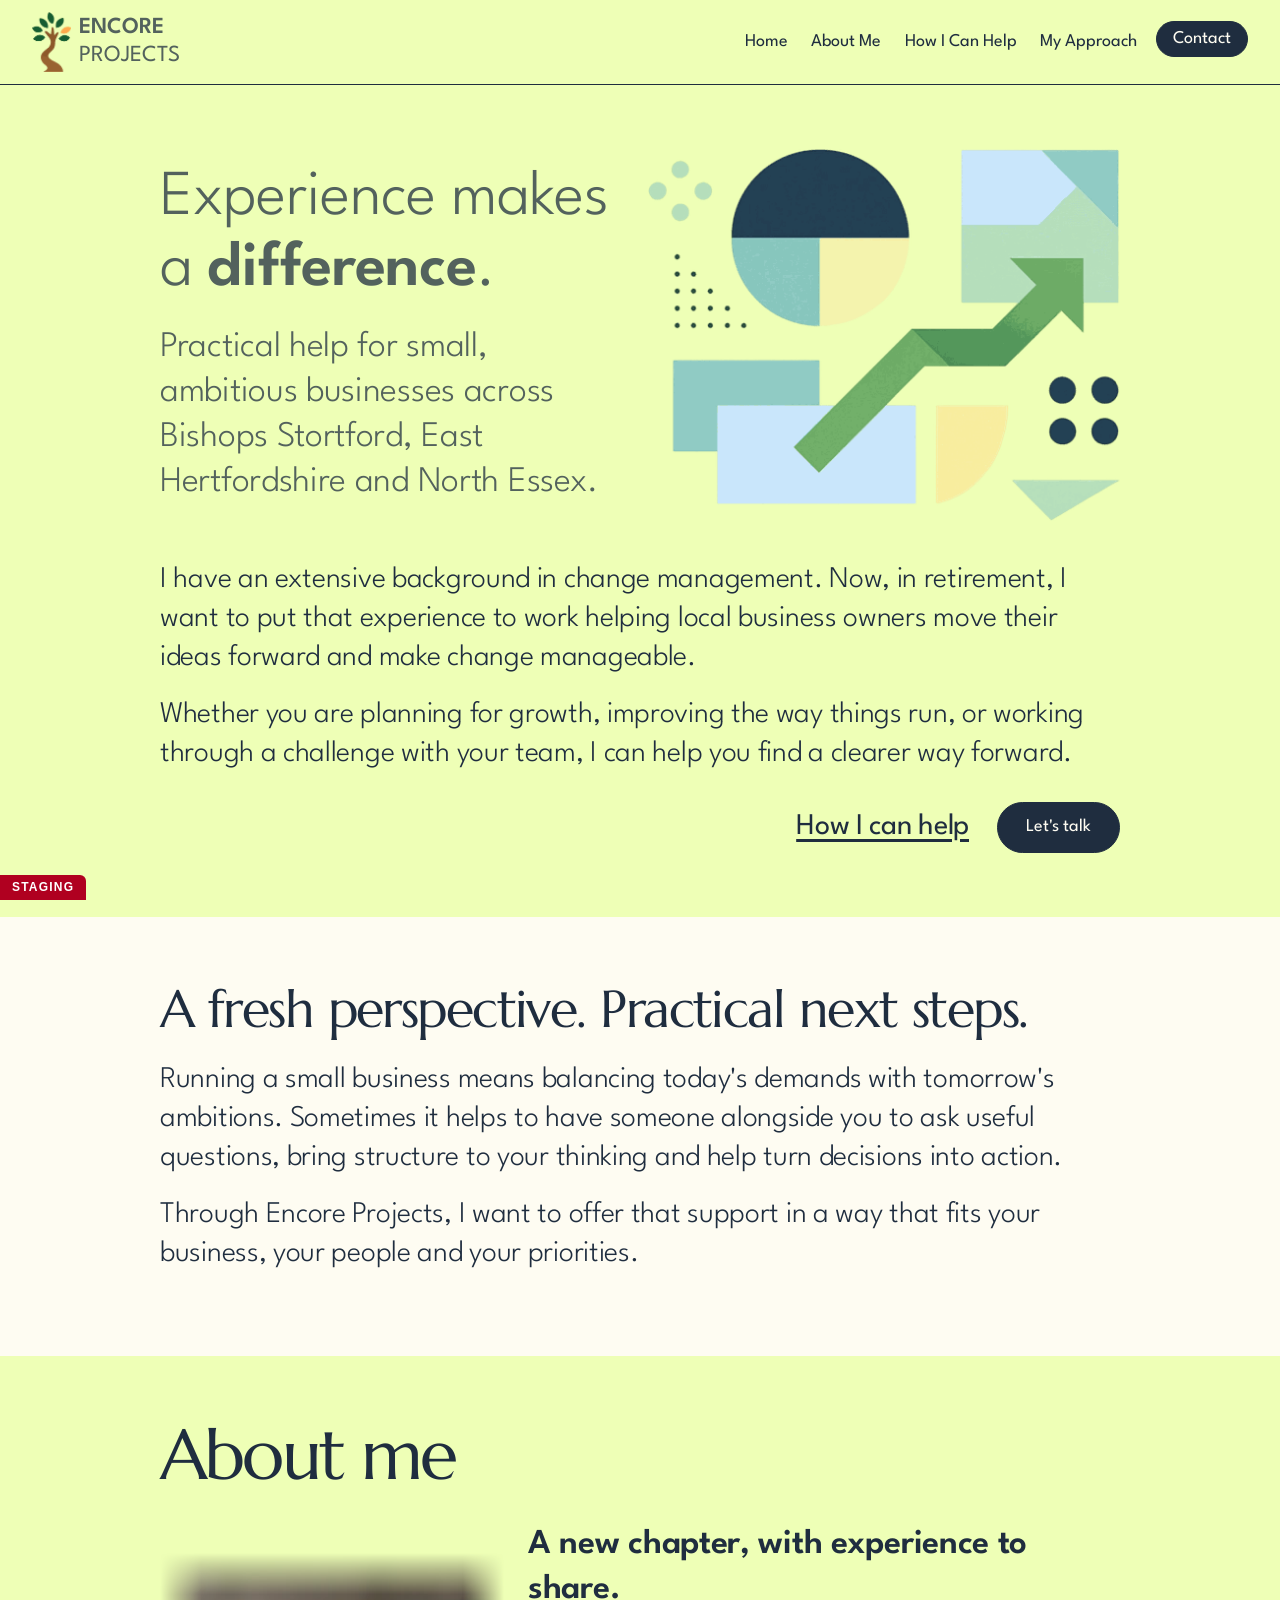
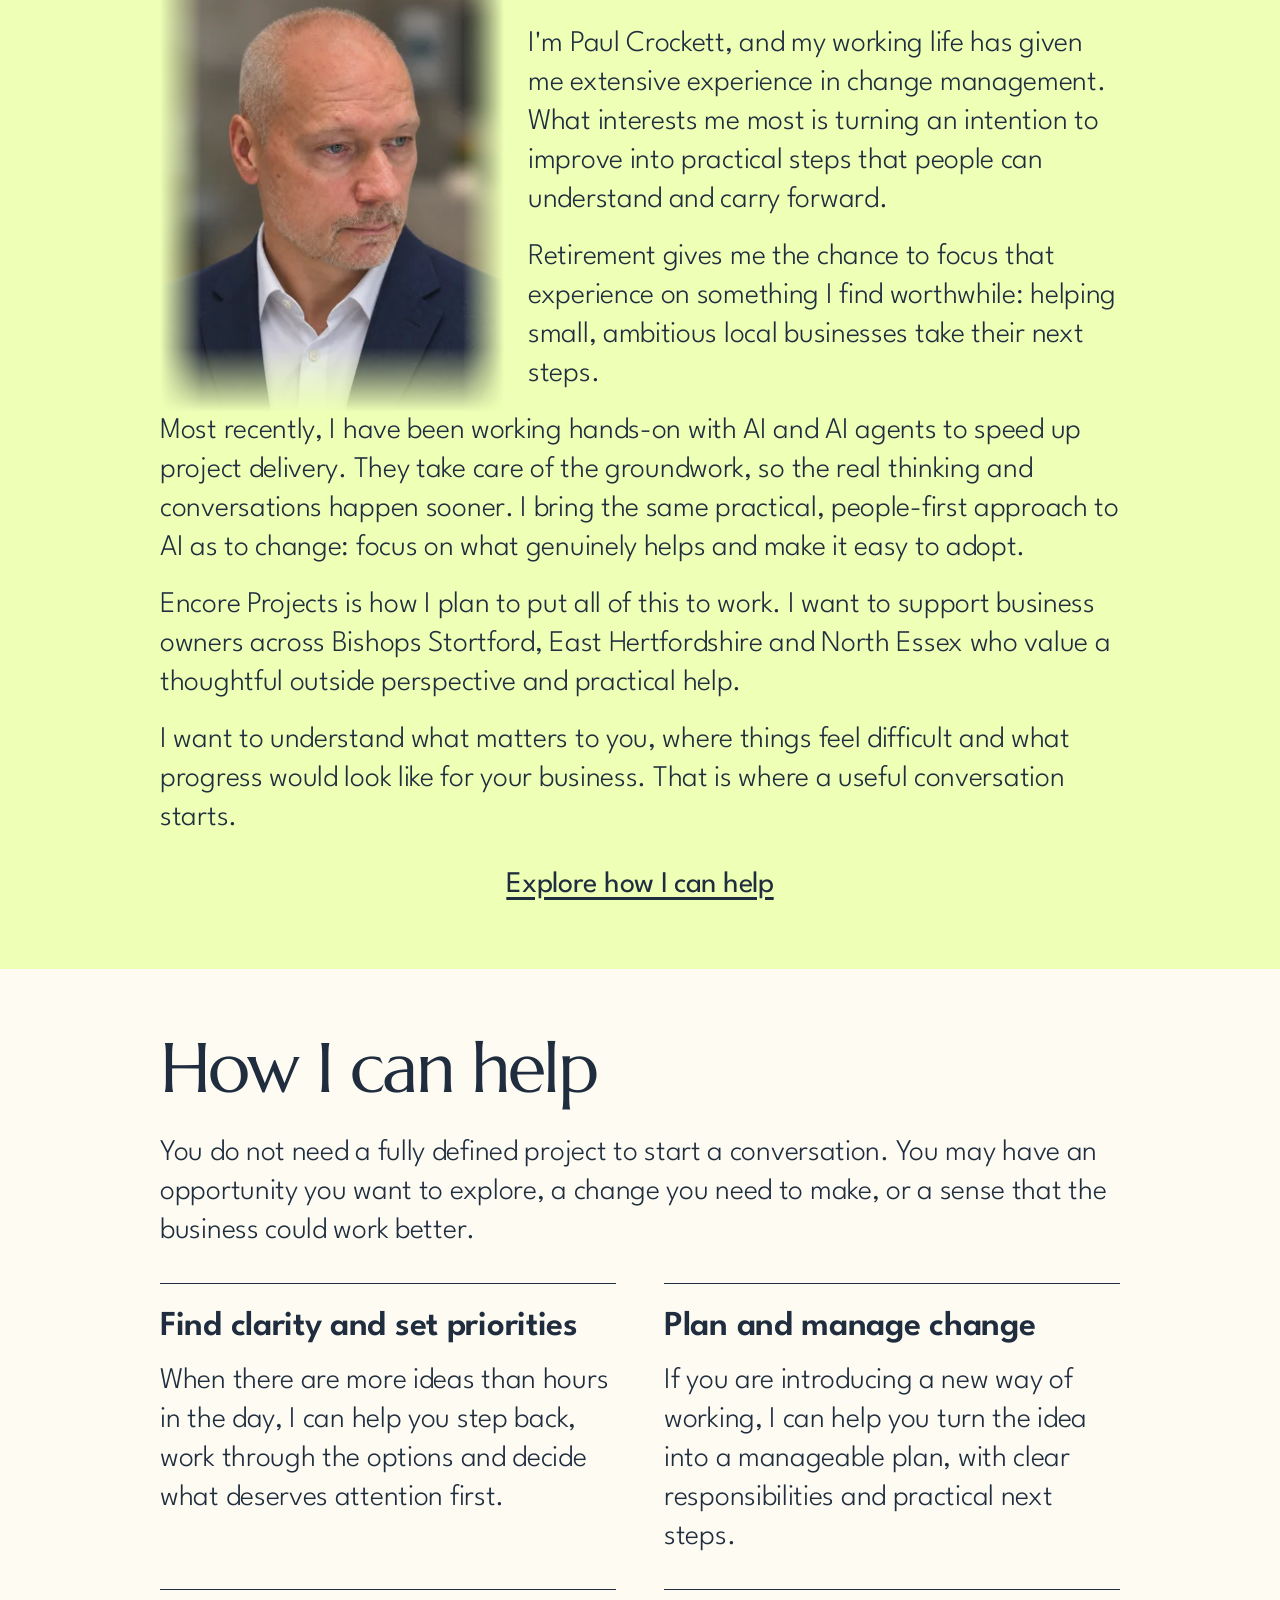
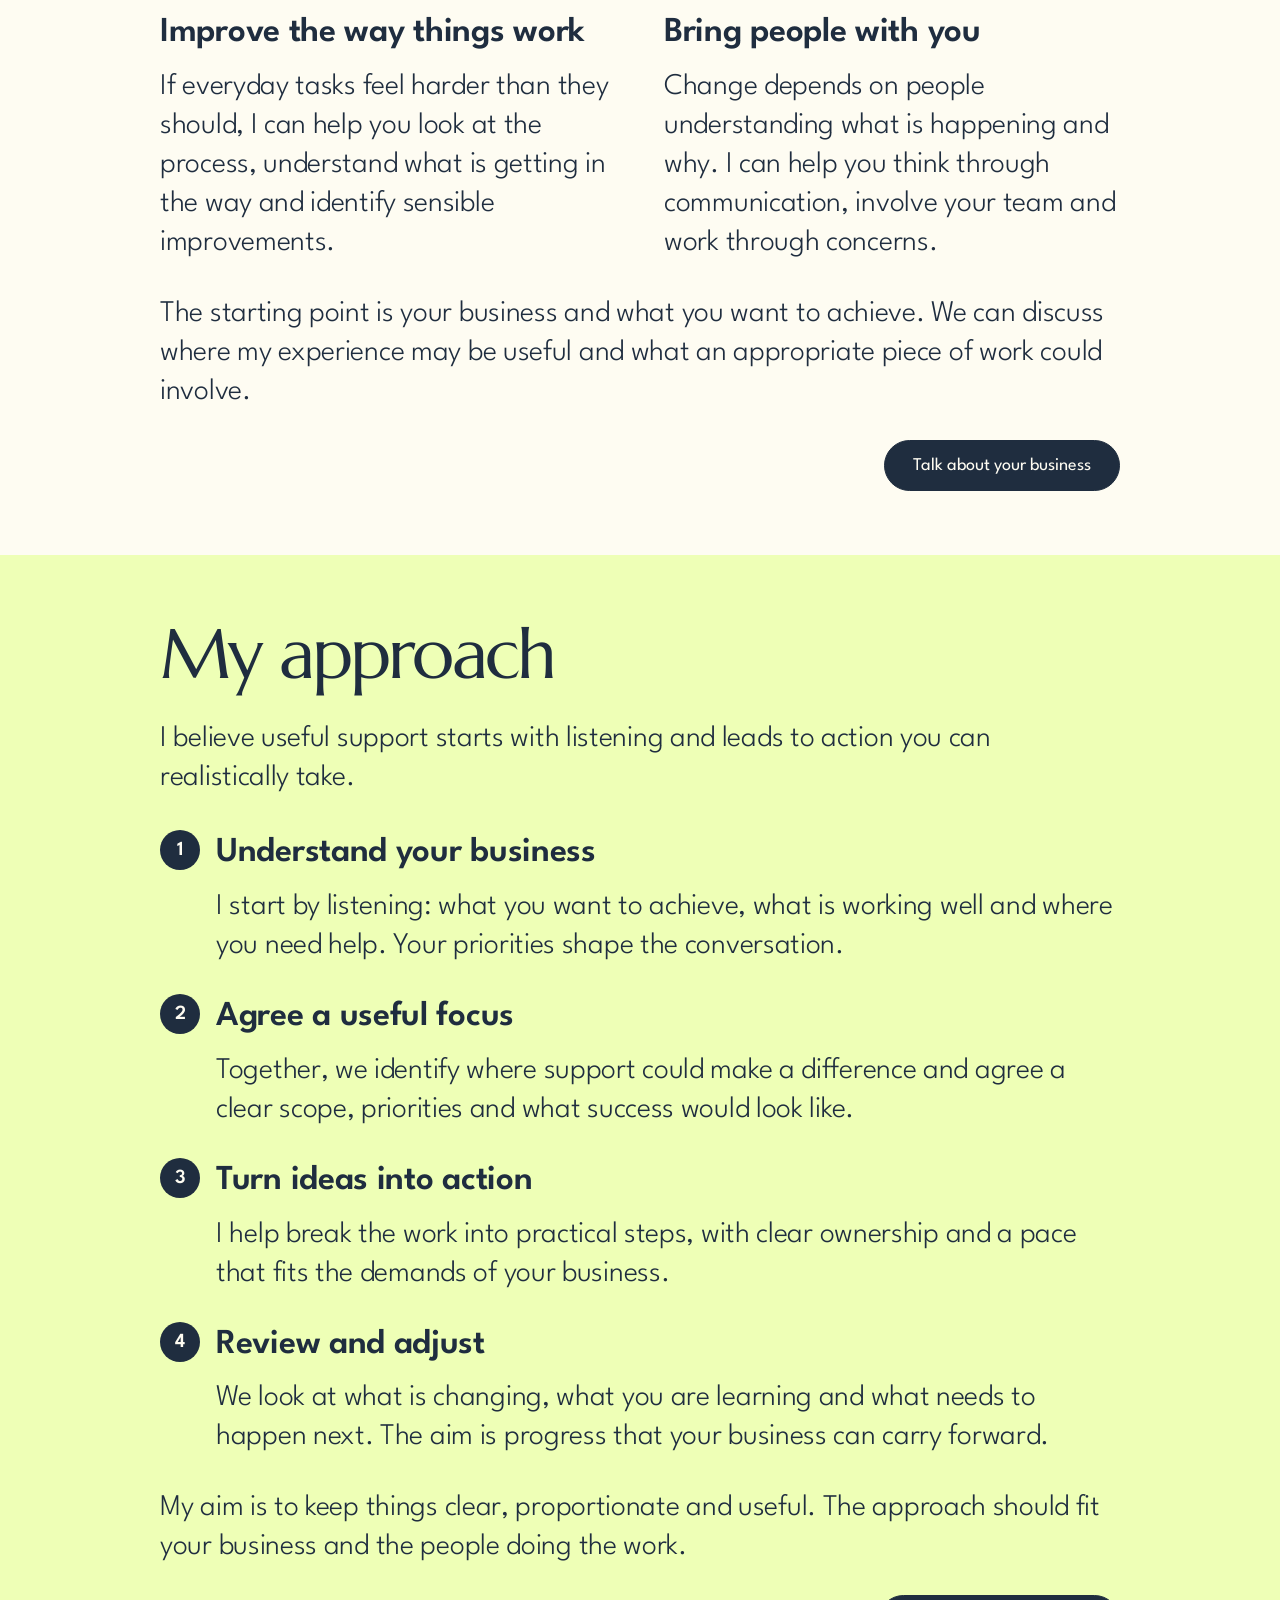
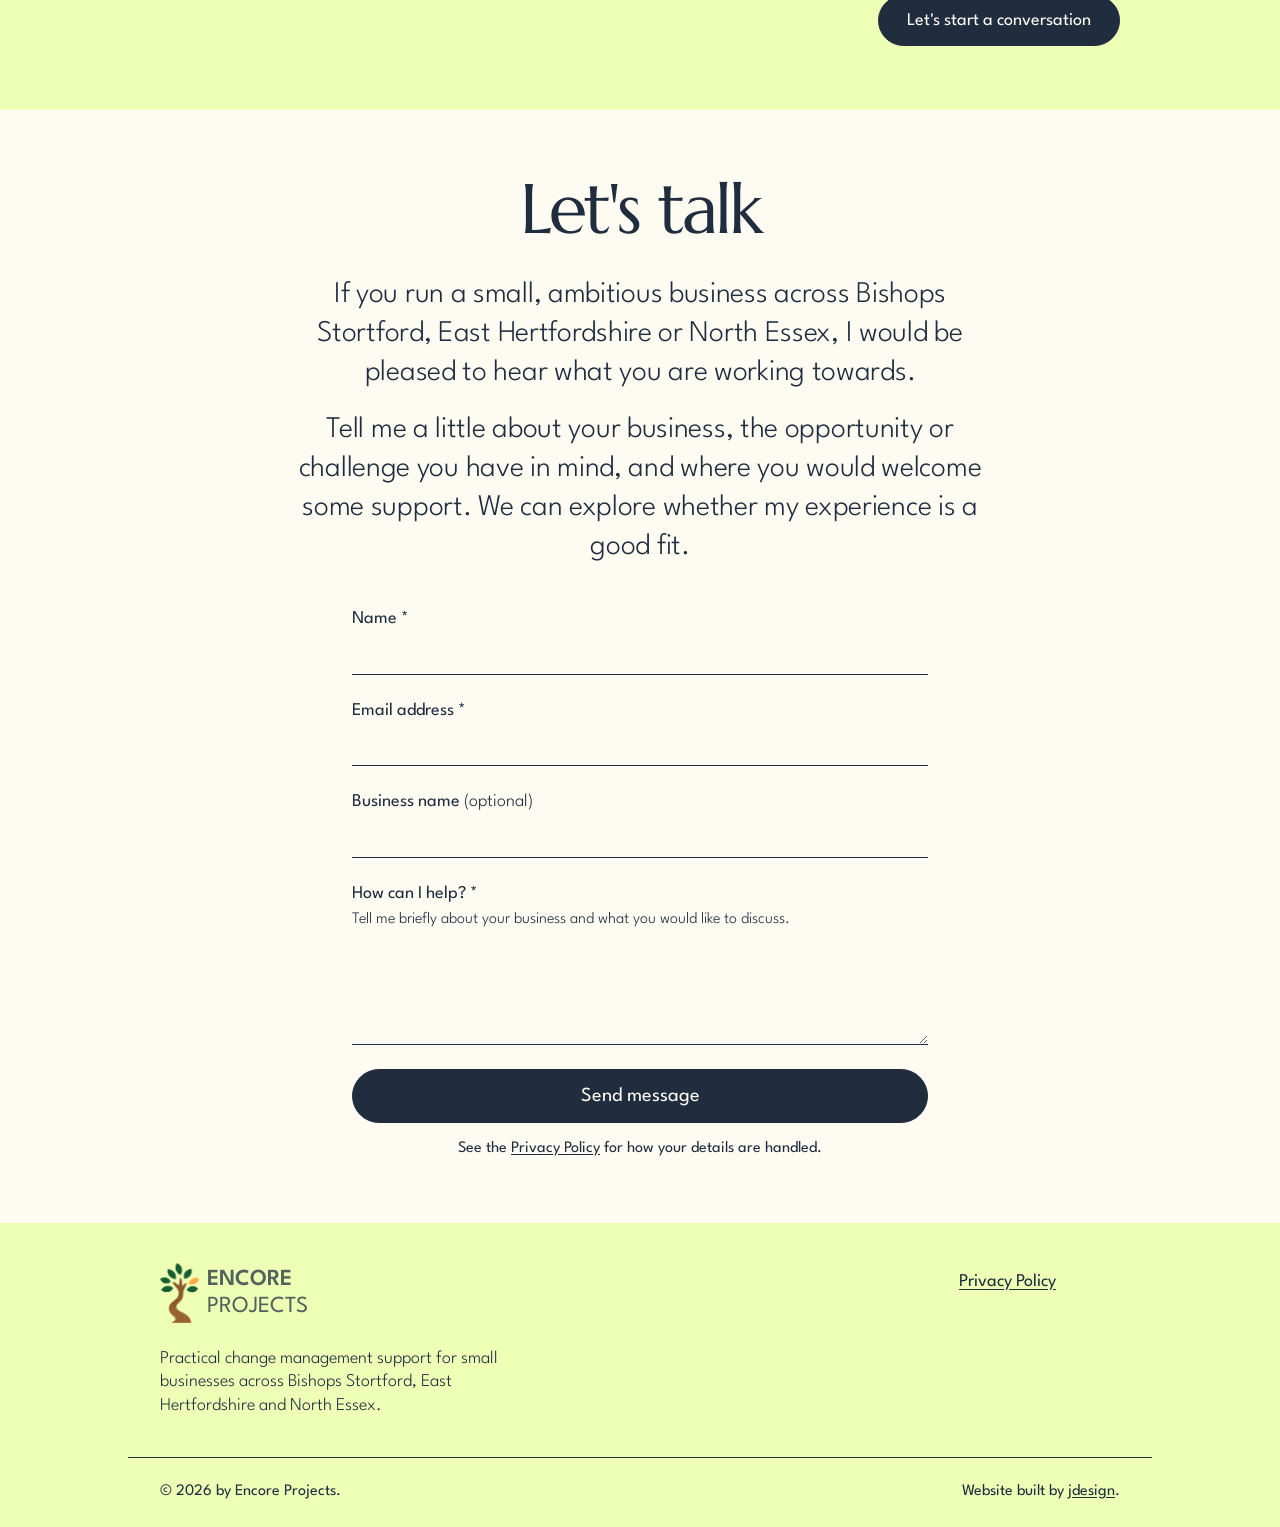
<file: index.html>
<!DOCTYPE html>
<html lang="en-GB">
<head>
  <meta name="robots" content="noindex, nofollow">
  <meta charset="utf-8">
  <meta name="viewport" content="width=device-width, initial-scale=1">
  <title>Encore Projects | Small Business Support in Hertfordshire</title>
  <meta name="description" content="Practical change management support for small, ambitious businesses across Bishops Stortford, East Hertfordshire and North Essex. Experience makes a difference.">
  <link rel="canonical" href="https://encoreprojects.co.uk/">

  <!-- Open Graph (link previews). These URLs must be absolute, so they always point at the live site. -->
  <meta property="og:type" content="website">
  <meta property="og:site_name" content="Encore Projects">
  <meta property="og:title" content="Encore Projects | Small Business Support in Hertfordshire">
  <meta property="og:description" content="Practical change management support for small, ambitious businesses across Bishops Stortford, East Hertfordshire and North Essex. Experience makes a difference.">
  <meta property="og:url" content="https://encoreprojects.co.uk/">
  <meta property="og:image" content="https://encoreprojects.co.uk/assets/img/og-image.jpg">
  <meta property="og:image:width" content="1200">
  <meta property="og:image:height" content="630">
  <meta property="og:image:alt" content="Encore Projects: Experience makes a difference.">
  <meta property="og:locale" content="en_GB">
  <meta name="twitter:card" content="summary_large_image">

  <link rel="icon" href="favicon.ico" sizes="48x48">
  <link rel="icon" href="assets/img/favicon-192.png" type="image/png" sizes="192x192">
  <link rel="apple-touch-icon" href="assets/img/apple-touch-icon.png">
  <meta name="theme-color" content="#eeffb6">

  <link rel="preload" href="assets/fonts/league-spartan-variable.woff2" as="font" type="font/woff2" crossorigin>
  <link rel="preload" href="assets/fonts/marcellus-400.woff2" as="font" type="font/woff2" crossorigin>
  <link rel="stylesheet" href="assets/css/styles.css">
</head>
<body>
  <div id="staging-banner" style="position:fixed;left:0;bottom:0;z-index:9999;padding:4px 12px;background:#b00020;color:#fff;font:700 12px/1.4 Arial,sans-serif;letter-spacing:.1em;border-top-right-radius:6px;pointer-events:none">STAGING</div>
  <a class="skip-link" href="#main">Skip to main content</a>

  <!-- ======================= HEADER ======================= -->
  <header class="site-header">
    <div class="header-inner">
      <a class="brand" href="#home" aria-label="Encore Projects, Home">
        <img src="assets/img/logo-tree-80.png" srcset="assets/img/logo-tree-80.png 1x, assets/img/logo-tree-160.png 2x" width="39" height="60" alt="">
        <span class="brand-name"><strong>ENCORE</strong> PROJECTS</span>
      </a>
      <nav aria-label="Site">
        <ul class="nav-list">
          <li><a href="#home">Home</a></li>
          <li><a href="#about-me">About Me</a></li>
          <li><a href="#how-i-can-help">How I Can Help</a></li>
          <li><a href="#my-approach">My Approach</a></li>
          <!-- When the Testimonials section is switched back on, add:
               <li><a href="#testimonials">Testimonials</a></li> -->
          <li><a class="nav-cta" href="#contact">Contact</a></li>
        </ul>
      </nav>
    </div>
  </header>

  <main id="main">

    <!-- ======================= HOME (HERO) ======================= -->
    <section id="home" class="section section--lime hero">
      <div class="container">
        <div class="hero-top">
          <div class="hero-heading">
            <h1>Experience makes a <strong>difference</strong>.</h1>
            <p class="hero-sub">Practical help for small, ambitious businesses across Bishops Stortford, East Hertfordshire and North Essex.</p>
          </div>
          <img class="hero-art" src="assets/img/hero-art-480.png" srcset="assets/img/hero-art-480.png 480w, assets/img/hero-art-960.png 960w" sizes="(min-width: 48rem) 473px, 90vw" width="480" height="378" alt="">
        </div>
        <p>I have an extensive background in change management. Now, in retirement, I want to put that experience to work helping local business owners move their ideas forward and make change manageable.</p>
        <p>Whether you are planning for growth, improving the way things run, or working through a challenge with your team, I can help you find a clearer way forward.</p>
        <p class="actions actions--end">
          <a class="text-link" href="#how-i-can-help">How I can help</a>
          <a class="button" href="#contact">Let's talk</a>
        </p>
      </div>
    </section>

    <!-- ======================= HOME (SUPPORTING SECTION) ======================= -->
    <section class="section section--cream" aria-labelledby="fresh-perspective">
      <div class="container">
        <h2 id="fresh-perspective" class="h2--long">A fresh perspective. Practical next steps.</h2>
        <p>Running a small business means balancing today's demands with tomorrow's ambitions. Sometimes it helps to have someone alongside you to ask useful questions, bring structure to your thinking and help turn decisions into action.</p>
        <p>Through Encore Projects, I want to offer that support in a way that fits your business, your people and your priorities.</p>
      </div>
    </section>

    <!-- ======================= ABOUT ME ======================= -->
    <section id="about-me" class="section section--lime">
      <div class="container">
        <h2>About me</h2>
        <div class="about-top">
          <img class="about-portrait" src="assets/img/paul-crockett-360.webp" srcset="assets/img/paul-crockett-360.webp 360w, assets/img/paul-crockett-720.webp 720w" sizes="(min-width: 48rem) 344px, 70vw" width="360" height="480" loading="lazy" alt="Paul Crockett">
          <div>
            <h3>A new chapter, with experience to share.</h3>
            <p>I'm Paul Crockett, and my working life has given me extensive experience in change management. What interests me most is turning an intention to improve into practical steps that people can understand and carry forward.</p>
            <p>Retirement gives me the chance to focus that experience on something I find worthwhile: helping small, ambitious local businesses take their next steps.</p>
          </div>
        </div>
        <p>Most recently, I have been working hands-on with AI and AI agents to speed up project delivery. They take care of the groundwork, so the real thinking and conversations happen sooner. I bring the same practical, people-first approach to AI as to change: focus on what genuinely helps and make it easy to adopt.</p>
        <p>Encore Projects is how I plan to put all of this to work. I want to support business owners across Bishops Stortford, East Hertfordshire and North Essex who value a thoughtful outside perspective and practical help.</p>
        <p>I want to understand what matters to you, where things feel difficult and what progress would look like for your business. That is where a useful conversation starts.</p>
        <p class="actions"><a class="text-link" href="#how-i-can-help">Explore how I can help</a></p>
      </div>
    </section>

    <!-- ======================= HOW I CAN HELP ======================= -->
    <section id="how-i-can-help" class="section section--cream">
      <div class="container">
        <h2>How I can help</h2>
        <p>You do not need a fully defined project to start a conversation. You may have an opportunity you want to explore, a change you need to make, or a sense that the business could work better.</p>
        <ul class="help-list">
          <li>
            <h3>Find clarity and set priorities</h3>
            <p>When there are more ideas than hours in the day, I can help you step back, work through the options and decide what deserves attention first.</p>
          </li>
          <li>
            <h3>Plan and manage change</h3>
            <p>If you are introducing a new way of working, I can help you turn the idea into a manageable plan, with clear responsibilities and practical next steps.</p>
          </li>
          <li>
            <h3>Improve the way things work</h3>
            <p>If everyday tasks feel harder than they should, I can help you look at the process, understand what is getting in the way and identify sensible improvements.</p>
          </li>
          <li>
            <h3>Bring people with you</h3>
            <p>Change depends on people understanding what is happening and why. I can help you think through communication, involve your team and work through concerns.</p>
          </li>
        </ul>
        <p>The starting point is your business and what you want to achieve. We can discuss where my experience may be useful and what an appropriate piece of work could involve.</p>
        <p class="actions actions--end"><a class="button" href="#contact">Talk about your business</a></p>
      </div>
    </section>

    <!-- ======================= MY APPROACH ======================= -->
    <section id="my-approach" class="section section--lime">
      <div class="container">
        <h2>My approach</h2>
        <p>I believe useful support starts with listening and leads to action you can realistically take.</p>
        <ol class="steps">
          <li>
            <h3>Understand your business</h3>
            <p>I start by listening: what you want to achieve, what is working well and where you need help. Your priorities shape the conversation.</p>
          </li>
          <li>
            <h3>Agree a useful focus</h3>
            <p>Together, we identify where support could make a difference and agree a clear scope, priorities and what success would look like.</p>
          </li>
          <li>
            <h3>Turn ideas into action</h3>
            <p>I help break the work into practical steps, with clear ownership and a pace that fits the demands of your business.</p>
          </li>
          <li>
            <h3>Review and adjust</h3>
            <p>We look at what is changing, what you are learning and what needs to happen next. The aim is progress that your business can carry forward.</p>
          </li>
        </ol>
        <p>My aim is to keep things clear, proportionate and useful. The approach should fit your business and the people doing the work.</p>
        <p class="actions actions--end"><a class="button" href="#contact">Let's start a conversation</a></p>
      </div>
    </section>

    <!-- ======================= TESTIMONIALS (HIDDEN) =======================
         TODO: The Wix site only had template filler testimonials (the ones
         mentioning "A. Oliveira"), so this whole section is commented out.
         When real testimonials exist:
           1. Replace the TODO name/quote below (copy one <li>...</li> block per testimonial).
           2. Delete the whole "TESTIMONIALS-START" line and the whole "TESTIMONIALS-END" line
              so the section is no longer inside a comment.
           3. Un-comment the Testimonials link in the header nav.
         See AGENTS.md, "How to add a testimonial". -->

    <!-- TESTIMONIALS-START (delete this whole line to show the section)
    <section id="testimonials" class="section section--sage">
      <div class="container">
        <h2>Testimonials</h2>
        <p class="eyebrow">Client Stories</p>
        <p class="testimonials-intro">TODO: One-line introduction, written in the first person.</p>
        <ul class="testimonial-list">
          <li class="testimonial">
            <p class="testimonial-name">TODO: Client name</p>
            <blockquote>"TODO: Real client quote."</blockquote>
          </li>
        </ul>
      </div>
    </section>
    TESTIMONIALS-END (delete this whole line to show the section) -->

    <!-- ======================= CONTACT ======================= -->
    <section id="contact" class="section section--cream contact">
      <div class="container">
        <h2>Let's talk</h2>
        <p>If you run a small, ambitious business across Bishops Stortford, East Hertfordshire or North Essex, I would be pleased to hear what you are working towards.</p>
        <p>Tell me a little about your business, the opportunity or challenge you have in mind, and where you would welcome some support. We can explore whether my experience is a good fit.</p>

        <form id="contact-form" class="contact-form" action="https://formspree.io/f/xljbbpjo" method="POST">
          <div class="field">
            <label for="name">Name <span aria-hidden="true">*</span></label>
            <input id="name" name="name" type="text" autocomplete="name" required>
          </div>
          <div class="field">
            <label for="email">Email address <span aria-hidden="true">*</span></label>
            <input id="email" name="email" type="email" autocomplete="email" required>
          </div>
          <div class="field">
            <label for="business">Business name <span class="optional">(optional)</span></label>
            <input id="business" name="business" type="text" autocomplete="organization">
          </div>
          <div class="field">
            <label for="message">How can I help? <span aria-hidden="true">*</span></label>
            <p id="message-hint" class="field-hint">Tell me briefly about your business and what you would like to discuss.</p>
            <textarea id="message" name="message" rows="4" aria-describedby="message-hint" required></textarea>
          </div>
          <!-- Honeypot: hidden from people, spam bots fill it in and Formspree discards the message. -->
          <div class="hp" aria-hidden="true">
            <label for="company-website">Leave this field empty</label>
            <input id="company-website" name="_gotcha" type="text" tabindex="-1" autocomplete="off">
          </div>
          <button class="button button--wide" type="submit">Send message</button>
          <p id="form-status" class="form-status" role="status" aria-live="polite"></p>
          <p class="form-note">See the <a href="privacy.html">Privacy Policy</a> for how your details are handled.</p>
        </form>
      </div>
    </section>
  </main>

  <!-- ======================= FOOTER ======================= -->
  <footer class="site-footer">
    <div class="container footer-inner">
      <div class="footer-brand">
        <a class="brand" href="#home" aria-label="Encore Projects, Home">
          <img src="assets/img/logo-tree-80.png" srcset="assets/img/logo-tree-80.png 1x, assets/img/logo-tree-160.png 2x" width="39" height="60" loading="lazy" alt="">
          <span class="brand-name"><strong>ENCORE</strong> PROJECTS</span>
        </a>
        <p class="footer-tagline">Practical change management support for small businesses across Bishops Stortford, East Hertfordshire and North Essex.</p>
      </div>

      <!-- TODO: Add the real contact details, then un-comment this block.
           The Wix site only had template placeholders (123-456-7890, info@mysite.com,
           500 Terry Francine St. San Francisco, CA 94158), so nothing is shown for now.
      <address class="footer-contact">
        <a href="tel:TODO-PHONE-NUMBER">TODO: phone number</a><br>
        <a href="mailto:TODO-EMAIL-ADDRESS">TODO: email address</a><br>
        TODO: postal address
      </address>
      -->

      <!-- TODO: Add links to Encore Projects' own social accounts here, if there are any.
           The Wix site linked to Wix's own Facebook/Twitter/TikTok accounts, so they were removed. -->

      <ul class="footer-links">
        <li><a href="privacy.html">Privacy Policy</a></li>
      </ul>
    </div>
    <div class="container footer-bottom">
      <p>© <span id="year">2026</span> by Encore Projects.</p>
      <p>Website built by <a href="https://jdesign.live">jdesign</a>.</p>
    </div>
  </footer>

  <script src="assets/js/main.js" defer></script>
</body>
</html>
</file>
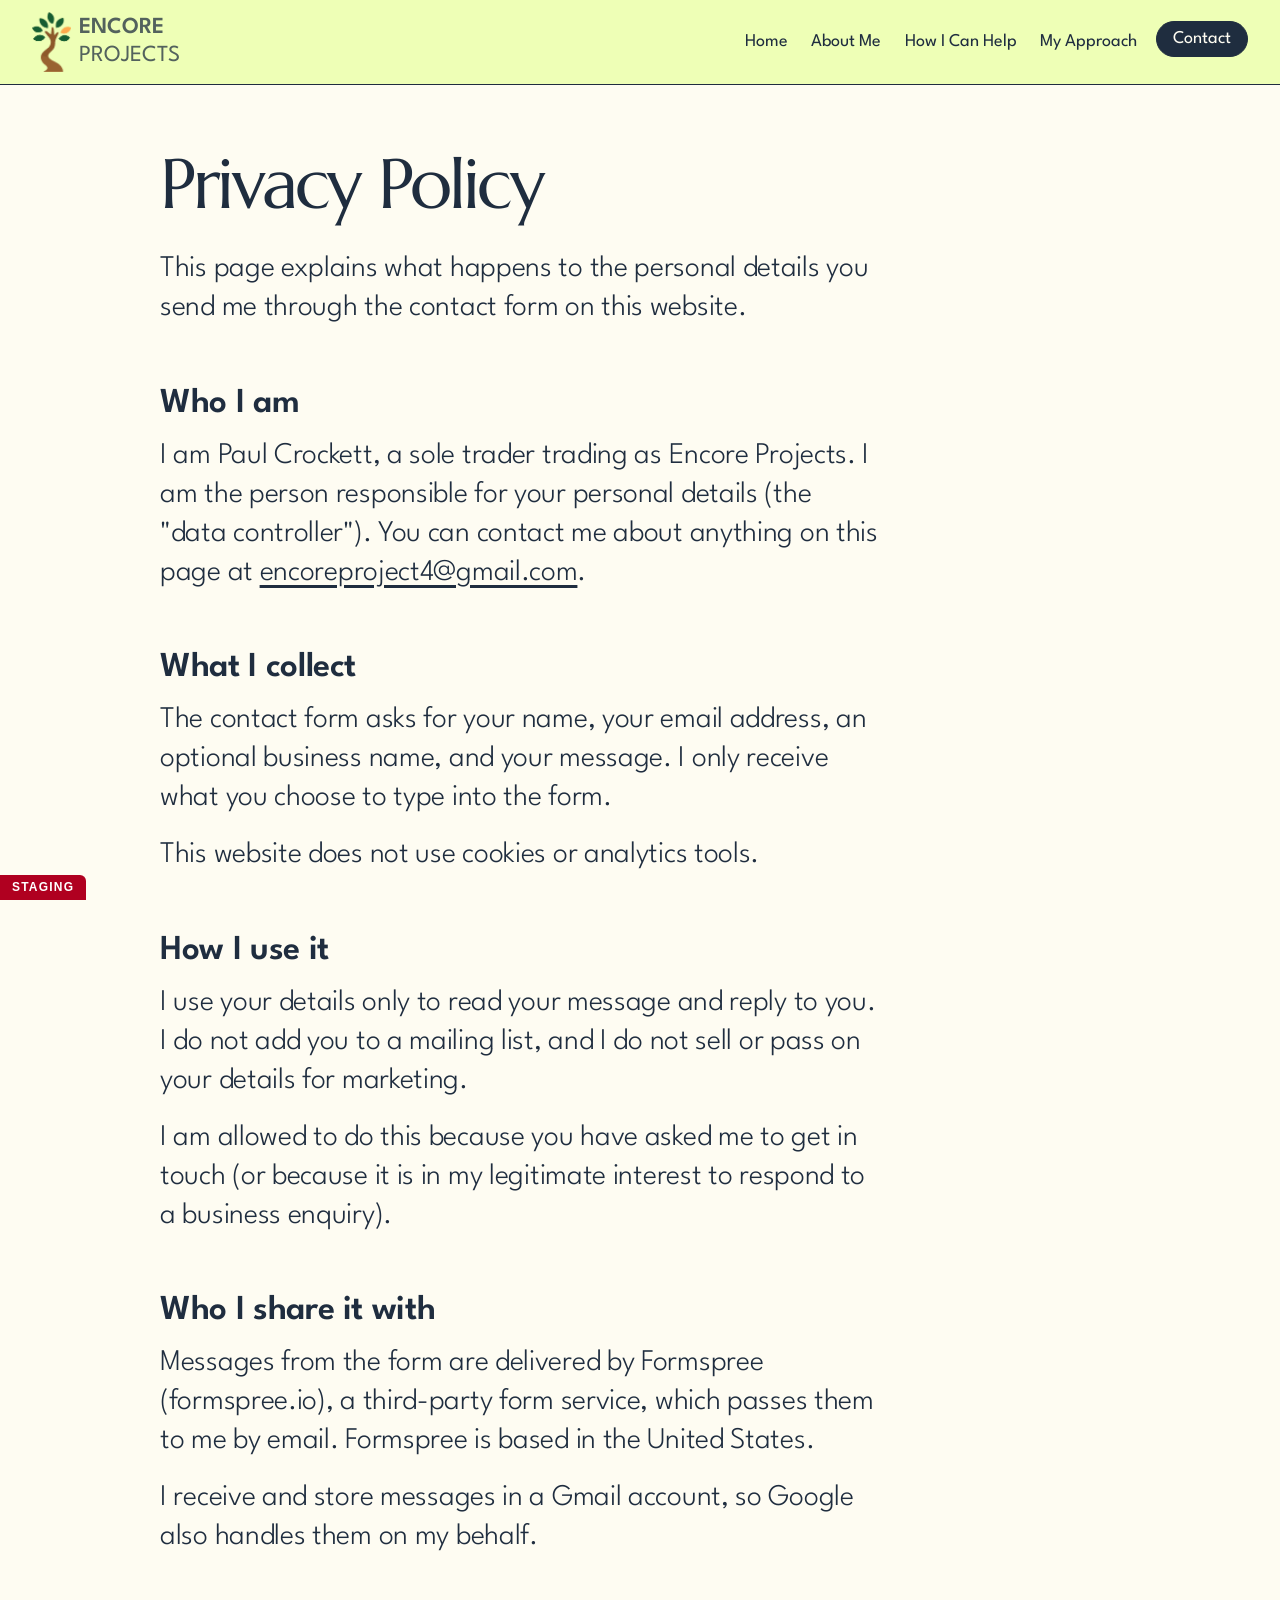
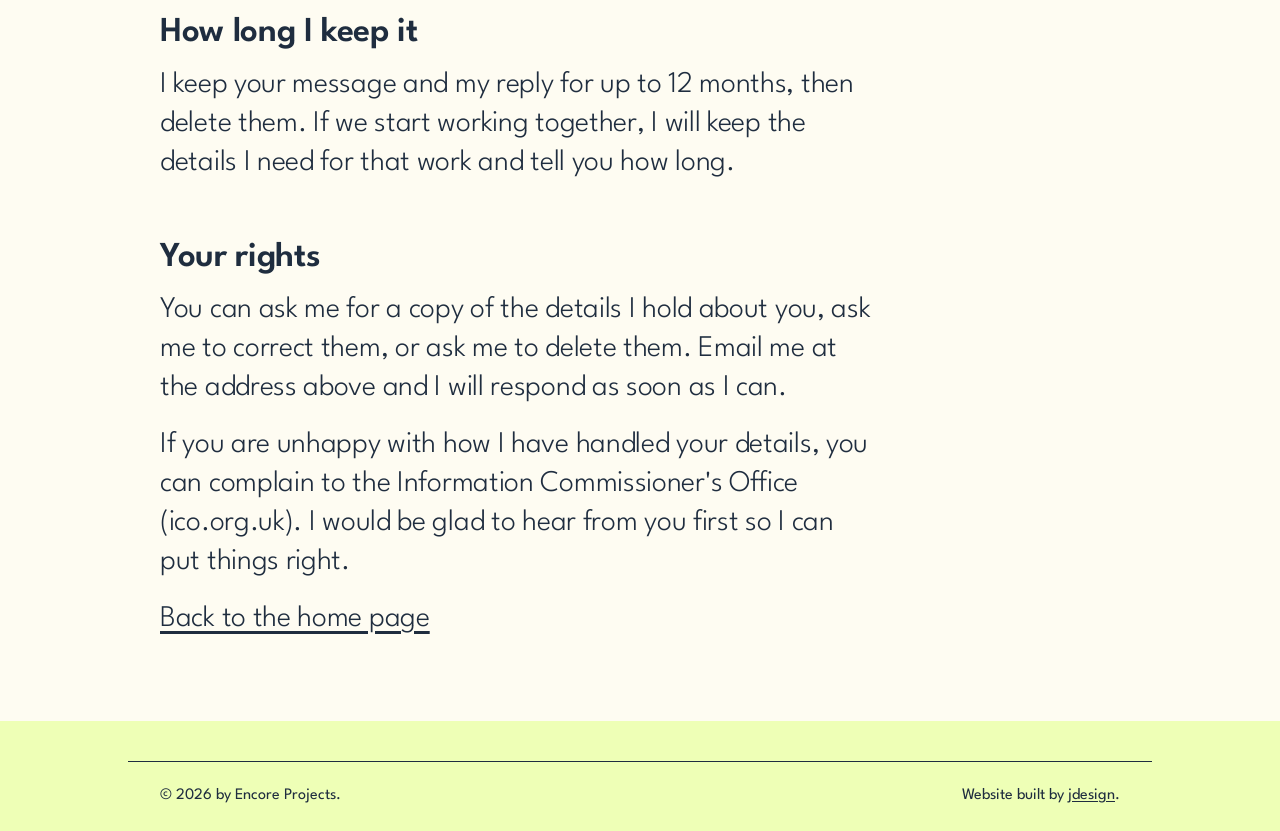
<file: privacy.html>
<!DOCTYPE html>
<html lang="en-GB">
<head>
  <meta name="robots" content="noindex, nofollow">
  <meta charset="utf-8">
  <meta name="viewport" content="width=device-width, initial-scale=1">
  <title>Privacy Policy | Encore Projects</title>
  <meta name="description" content="How Encore Projects handles the personal details you send through the contact form.">
  <link rel="canonical" href="https://encoreprojects.co.uk/privacy.html">
  <link rel="icon" href="favicon.ico" sizes="48x48">
  <link rel="icon" href="assets/img/favicon-192.png" type="image/png" sizes="192x192">
  <link rel="apple-touch-icon" href="assets/img/apple-touch-icon.png">
  <meta name="theme-color" content="#eeffb6">
  <link rel="stylesheet" href="assets/css/styles.css">
</head>
<body>
  <div id="staging-banner" style="position:fixed;left:0;bottom:0;z-index:9999;padding:4px 12px;background:#b00020;color:#fff;font:700 12px/1.4 Arial,sans-serif;letter-spacing:.1em;border-top-right-radius:6px;pointer-events:none">STAGING</div>
  <a class="skip-link" href="#main">Skip to main content</a>

  <header class="site-header">
    <div class="header-inner">
      <a class="brand" href="index.html" aria-label="Encore Projects, Home">
        <img src="assets/img/logo-tree-80.png" srcset="assets/img/logo-tree-80.png 1x, assets/img/logo-tree-160.png 2x" width="39" height="60" alt="">
        <span class="brand-name"><strong>ENCORE</strong> PROJECTS</span>
      </a>
      <nav aria-label="Site">
        <ul class="nav-list">
          <li><a href="index.html">Home</a></li>
          <li><a href="index.html#about-me">About Me</a></li>
          <li><a href="index.html#how-i-can-help">How I Can Help</a></li>
          <li><a href="index.html#my-approach">My Approach</a></li>
          <li><a class="nav-cta" href="index.html#contact">Contact</a></li>
        </ul>
      </nav>
    </div>
  </header>

  <main id="main">
    <section class="section section--cream prose">
      <div class="container">
        <h1>Privacy Policy</h1>

        <p>This page explains what happens to the personal details you send me through the contact form on this website.</p>

        <h2>Who I am</h2>
        <p>I am Paul Crockett, a sole trader trading as Encore Projects. I am the person responsible for your personal details (the "data controller"). You can contact me about anything on this page at <a href="mailto:encoreproject4@gmail.com">encoreproject4@gmail.com</a>.</p>

        <h2>What I collect</h2>
        <p>The contact form asks for your name, your email address, an optional business name, and your message. I only receive what you choose to type into the form.</p>
        <p>This website does not use cookies or analytics tools.</p>

        <h2>How I use it</h2>
        <p>I use your details only to read your message and reply to you. I do not add you to a mailing list, and I do not sell or pass on your details for marketing.</p>
        <p>I am allowed to do this because you have asked me to get in touch (or because it is in my legitimate interest to respond to a business enquiry).</p>

        <h2>Who I share it with</h2>
        <p>Messages from the form are delivered by Formspree (formspree.io), a third-party form service, which passes them to me by email. Formspree is based in the United States.</p>
        <p>I receive and store messages in a Gmail account, so Google also handles them on my behalf.</p>

        <h2>How long I keep it</h2>
        <p>I keep your message and my reply for up to 12 months, then delete them. If we start working together, I will keep the details I need for that work and tell you how long.</p>

        <h2>Your rights</h2>
        <p>You can ask me for a copy of the details I hold about you, ask me to correct them, or ask me to delete them. Email me at the address above and I will respond as soon as I can.</p>
        <p>If you are unhappy with how I have handled your details, you can complain to the Information Commissioner's Office (ico.org.uk). I would be glad to hear from you first so I can put things right.</p>

        <p><a href="index.html">Back to the home page</a></p>
      </div>
    </section>
  </main>

  <footer class="site-footer">
    <div class="container footer-bottom">
      <p>© <span id="year">2026</span> by Encore Projects.</p>
      <p>Website built by <a href="https://jdesign.live">jdesign</a>.</p>
    </div>
  </footer>

  <script src="assets/js/main.js" defer></script>
</body>
</html>
</file>
<file: assets/css/styles.css>
/* Encore Projects: site styles.
   Mobile-first: the base rules are for phones, and the @media block
   near the bottom adjusts the layout for wider screens.
   Colours, fonts and sizes are defined once as variables below. */

/* ---------- Fonts (self-hosted, no third-party requests) ---------- */
@font-face {
  font-family: "League Spartan";
  src: url("../fonts/league-spartan-variable.woff2") format("woff2");
  font-weight: 100 900;
  font-style: normal;
  font-display: swap;
}

@font-face {
  font-family: "Marcellus";
  src: url("../fonts/marcellus-400.woff2") format("woff2");
  font-weight: 400;
  font-style: normal;
  font-display: swap;
}

/* ---------- Design tokens ---------- */
:root {
  /* Colours (taken from the original Wix site) */
  --lime: #eeffb6;       /* header, hero, approach, footer background */
  --cream: #fefcf2;      /* about and contact background */
  --navy: #1f2d3f;       /* body text, buttons, lines */
  --sage: #53625d;       /* logo text, hero headline, testimonials background */
  --error: #a4161a;
  --success: #1e5631;

  /* Fonts */
  --font-body: "League Spartan", "Helvetica Neue", Arial, sans-serif;
  --font-display: "Marcellus", Georgia, "Times New Roman", serif;

  /* Sizes that grow smoothly from phone to desktop */
  --text-body: clamp(1.25rem, 0.95rem + 1.4vw, 1.875rem);   /* 20px -> 30px */
  --text-h1: clamp(2.5rem, 1.6rem + 4.2vw, 4rem);           /* 40px -> 64px */
  --text-h2: clamp(2.75rem, 1.9rem + 4vw, 4.375rem);        /* 44px -> 70px */
  --text-h3: clamp(1.625rem, 1.3rem + 1.4vw, 2.1875rem);    /* 26px -> 35px */
  --text-small: 1.125rem;                                   /* 18px */

  --content-width: 60rem;
  --gutter: 1.25rem;
}

/* ---------- Base ---------- */
*,
*::before,
*::after {
  box-sizing: border-box;
}

html {
  scroll-behavior: smooth;
  -webkit-text-size-adjust: 100%;
}

@media (prefers-reduced-motion: reduce) {
  html {
    scroll-behavior: auto;
  }
}

body {
  margin: 0;
  background: var(--cream);
  color: var(--navy);
  font-family: var(--font-body);
  font-size: var(--text-body);
  font-weight: 300;
  line-height: 1.3;
  letter-spacing: -0.01em;
}

img {
  display: block;
  max-width: 100%;
  height: auto;
}

p {
  margin: 0 0 0.6em;
}

strong {
  font-weight: 600;
}

.medium {
  font-weight: 400;
}

a {
  color: inherit;
  text-underline-offset: 0.15em;
}

h1,
h2,
h3 {
  margin: 0;
}

/* Visible keyboard focus everywhere */
:focus-visible {
  outline: 3px solid var(--navy);
  outline-offset: 3px;
  border-radius: 2px;
}

.section--sage :focus-visible {
  outline-color: var(--lime);
}

.skip-link {
  position: absolute;
  left: 0.5rem;
  top: -10rem;
  z-index: 10;
  padding: 0.5rem 1rem;
  background: var(--navy);
  color: var(--cream);
  font-size: var(--text-small);
  font-weight: 400;
  border-radius: 0 0 0.5rem 0.5rem;
}

.skip-link:focus {
  top: 0;
}

.container {
  width: 100%;
  max-width: calc(var(--content-width) + 2 * var(--gutter));
  margin-inline: auto;
  padding-inline: var(--gutter);
}

/* ---------- Header ---------- */
.site-header {
  background: var(--lime);
  border-bottom: 1px solid var(--navy);
}

.header-inner {
  display: flex;
  flex-direction: column;
  align-items: center;
  gap: 0.25rem;
  max-width: 80rem;
  margin-inline: auto;
  padding: 0.75rem var(--gutter);
}

.brand {
  display: inline-flex;
  align-items: center;
  gap: 0.5rem;
  color: var(--sage);
  text-decoration: none;
}

.brand-name {
  width: min-content; /* puts ENCORE and PROJECTS on separate lines */
  font-size: 1.4375rem;
  font-weight: 400;
  line-height: 1.2;
  letter-spacing: 0;
}

.nav-list {
  display: flex;
  flex-wrap: wrap;
  justify-content: center;
  gap: 0 0.25rem;
  margin: 0;
  padding: 0;
  list-style: none;
}

.nav-list a {
  display: block;
  padding: 0.6rem 0.6rem;
  font-size: var(--text-small);
  font-weight: 400;
  letter-spacing: 0;
  white-space: nowrap;
  text-decoration: none;
}

.nav-list a:hover {
  text-decoration: underline;
}

/* Contact stands out in the navigation, using the button look */
.nav-list .nav-cta {
  margin-left: 0.35rem;
  padding: 0.35rem 1rem;
  border: 1px solid var(--navy);
  border-radius: 100px;
  background: var(--navy);
  color: var(--cream);
}

.nav-list .nav-cta:hover {
  background: transparent;
  color: var(--navy);
  text-decoration: none;
}

/* ---------- Sections ---------- */
.section {
  padding-block: 3rem;
  scroll-margin-top: 0;
}

.section--lime {
  background: var(--lime);
}

.section--cream {
  background: var(--cream);
}

.section--sage {
  background: var(--sage);
  color: var(--lime);
}

h2,
.prose h1 {
  margin-bottom: 0.45em;
  font-family: var(--font-display);
  font-size: var(--text-h2);
  font-weight: 400;
  line-height: 1;
  letter-spacing: -0.04em;
}

h3 {
  margin-bottom: 0.35em;
  font-size: var(--text-h3);
  font-weight: 600;
  line-height: 1.3;
}

/* ---------- Buttons ---------- */
.button {
  display: inline-block;
  padding: 0.8rem 1.75rem;
  border: 1px solid var(--navy);
  border-radius: 100px;
  background: var(--navy);
  color: var(--cream);
  font-family: inherit;
  font-size: var(--text-small);
  font-weight: 400;
  line-height: 1.3;
  letter-spacing: 0;
  text-align: center;
  text-decoration: none;
  cursor: pointer;
  transition: background-color 0.2s, color 0.2s;
}

.button:hover {
  background: transparent;
  color: var(--navy);
}

.button[disabled] {
  opacity: 0.6;
  cursor: progress;
}

.button--wide {
  width: 100%;
  font-size: 1.25rem;
}

/* A row of links and buttons at the end of a block of text */
.actions {
  display: flex;
  flex-wrap: wrap;
  align-items: center;
  justify-content: center;
  gap: 0.75rem 1.75rem;
  margin: 1.75rem 0 0;
}

.text-link {
  font-weight: 400;
}

/* Long section headings are set a little smaller so they do not dominate */
.h2--long {
  font-size: clamp(2.125rem, 1.5rem + 2.8vw, 3.25rem);
  line-height: 1.1;
  letter-spacing: -0.03em;
}

/* ---------- Hero ---------- */
.hero-top {
  display: grid;
  gap: 2rem;
  margin-bottom: 2.5rem;
}

.hero h1 {
  color: var(--sage);
  font-size: var(--text-h1);
  font-weight: 300;
  line-height: 1.1;
}

.hero-sub {
  margin: 1.25rem 0 0;
  color: var(--sage);
  font-size: clamp(1.625rem, 1.3rem + 1.5vw, 2.25rem);
  line-height: 1.25;
}

.hero-art {
  width: min(100%, 29.5rem);
  margin-inline: auto;
}

/* ---------- About ---------- */
.about-top {
  display: grid;
  gap: 1.5rem;
}

.about-portrait {
  width: min(70%, 21.5rem);
  margin-inline: auto;
  mask-image:
    linear-gradient(to right, transparent, #000 12%, #000 88%, transparent),
    linear-gradient(to bottom, transparent, #000 9%, #000 86%, transparent);
  mask-composite: intersect;
}

/* ---------- How I Can Help ---------- */
.help-list {
  display: grid;
  gap: 1.75rem;
  margin: 2rem 0;
  padding: 0;
  list-style: none;
}

.help-list li {
  padding-top: 1.25rem;
  border-top: 1px solid var(--navy);
}

.help-list p,
.steps p {
  margin-bottom: 0;
}

/* ---------- My Approach ---------- */
.steps {
  display: grid;
  gap: 1.75rem;
  margin: 2rem 0;
  padding: 0;
  list-style: none;
  counter-reset: step;
}

.steps li {
  position: relative;
  padding-left: 3.5rem;
  counter-increment: step;
}

.steps li::before {
  content: counter(step);
  position: absolute;
  left: 0;
  top: 0;
  display: grid;
  place-items: center;
  width: 2.5rem;
  height: 2.5rem;
  border-radius: 50%;
  background: var(--navy);
  color: var(--cream);
  font-size: 1.25rem;
  font-weight: 600;
  line-height: 1;
  letter-spacing: 0;
}

/* ---------- Testimonials (section is currently commented out in index.html) ---------- */
.eyebrow {
  font-size: 1rem;
  font-weight: 400;
  letter-spacing: 0;
}

.testimonials-intro {
  max-width: 40rem;
  margin-bottom: 3rem;
  font-family: var(--font-display);
  font-size: clamp(1.5rem, 1.2rem + 1.4vw, 2.25rem);
  line-height: 1.4;
  letter-spacing: 0;
}

.testimonial-list {
  margin: 0;
  padding: 0;
  list-style: none;
}

.testimonial {
  display: grid;
  gap: 0.5rem;
  padding-block: 1.5rem;
  border-top: 1px solid var(--lime);
}

.testimonial-name {
  margin: 0;
  font-family: var(--font-display);
  font-size: clamp(1.5rem, 1.2rem + 1.2vw, 2.125rem);
  line-height: 1.4;
  letter-spacing: 0;
}

.testimonial blockquote {
  margin: 0;
  font-weight: 400;
}

/* ---------- Contact ---------- */
.contact {
  text-align: center;
}

.contact .container > p {
  max-width: 44rem;
  margin-inline: auto;
}

.contact-form {
  max-width: 36rem;
  margin: 2.5rem auto 0;
  font-size: var(--text-small);
  letter-spacing: 0;
  text-align: left;
}

.field {
  margin-bottom: 1.5rem;
}

.field label {
  display: block;
  margin-bottom: 0.25rem;
  font-weight: 400;
}

.optional {
  font-weight: 300;
}

.field-hint {
  margin: 0 0 0.25rem;
  font-size: 1rem;
}

.field input,
.field textarea {
  display: block;
  width: 100%;
  padding: 0.5rem 0.25rem;
  border: 0;
  border-bottom: 1px solid var(--navy);
  border-radius: 0;
  background: transparent;
  color: inherit;
  font: inherit;
  font-weight: 400;
}

.field textarea {
  resize: vertical;
  min-height: 6rem;
}

.field input:hover,
.field textarea:hover {
  border-bottom-width: 2px;
  padding-bottom: calc(0.5rem - 1px);
}

.field input:focus-visible,
.field textarea:focus-visible {
  outline-offset: 2px;
}

/* Honeypot: off-screen so people never see it, but bots still fill it in */
.hp {
  position: absolute;
  left: -9999px;
  width: 1px;
  height: 1px;
  overflow: hidden;
}

.form-status {
  margin: 1rem 0 0;
  font-weight: 400;
  text-align: center;
}

.form-status:empty {
  display: none;
}

.form-status--success {
  color: var(--success);
}

.form-status--error {
  color: var(--error);
}

.form-note {
  margin: 1rem 0 0;
  font-size: 1rem;
  font-weight: 400;
  text-align: center;
}

/* ---------- Footer ---------- */
.site-footer {
  background: var(--lime);
  padding-top: 2.5rem;
  font-size: var(--text-small);
  font-weight: 400;
  letter-spacing: 0;
}

.footer-inner {
  display: grid;
  gap: 1.5rem;
  padding-bottom: 2.5rem;
}

.footer-tagline {
  max-width: 22rem;
  margin: 1rem 0 0;
  font-weight: 300;
}

.footer-contact {
  font-style: normal;
  line-height: 1.5;
}

.footer-links {
  margin: 0;
  padding: 0;
  list-style: none;
}

.footer-links a,
.footer-contact a {
  display: inline-block;
  padding-block: 0.4rem;
}

.footer-bottom {
  display: flex;
  flex-wrap: wrap;
  justify-content: space-between;
  gap: 0.25rem 1.5rem;
  padding-block: 1.5rem;
  border-top: 1px solid var(--navy);
  font-size: 1rem;
}

.footer-bottom p {
  margin: 0;
}

/* ---------- Privacy page ---------- */
.prose h2 {
  margin-top: 1.5em;
  margin-bottom: 0.3em;
  font-family: var(--font-body);
  font-size: var(--text-h3);
  font-weight: 600;
  line-height: 1.3;
  letter-spacing: -0.01em;
}

.prose p {
  max-width: 45rem;
}

/* ---------- Wider screens (tablet and up) ---------- */
@media (min-width: 48rem) {
  :root {
    --gutter: 2rem;
  }

  .header-inner {
    flex-direction: row;
    justify-content: space-between;
  }

  .section {
    padding-block: 4rem;
  }

  .hero-top {
    grid-template-columns: 1fr minmax(0, 29.5rem);
    align-items: center;
  }

  .about-top {
    grid-template-columns: minmax(0, 21.5rem) 1fr;
    align-items: end;
  }

  .about-portrait {
    width: 100%;
  }

  .actions--end {
    justify-content: flex-end;
  }

  .help-list {
    grid-template-columns: 1fr 1fr;
    gap: 2rem 3rem;
  }

  .testimonial {
    grid-template-columns: 2fr 3fr;
    gap: 2rem;
  }

  .footer-inner {
    grid-template-columns: 1fr auto auto;
    gap: 4rem;
    align-items: start;
  }
}
</file>
